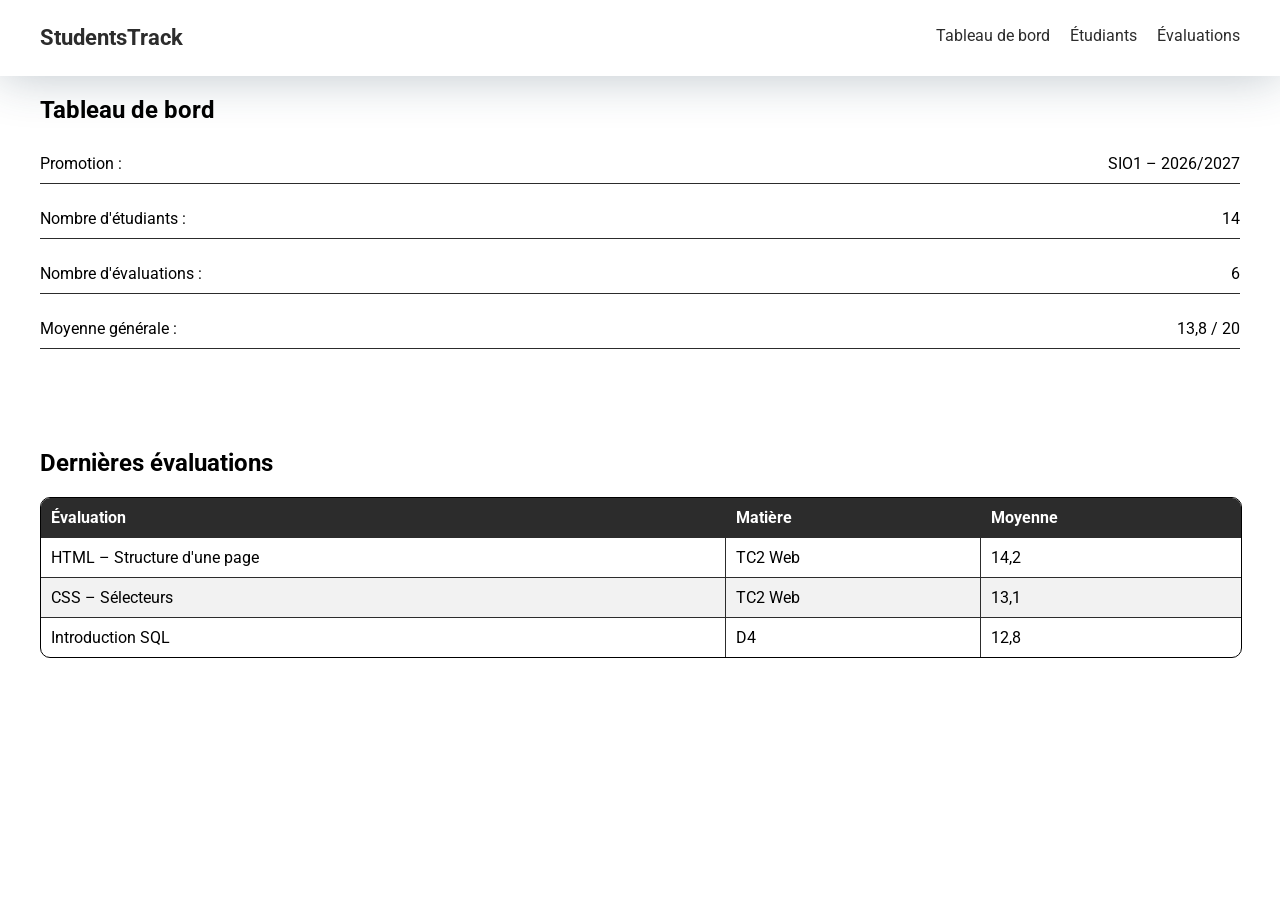
<file: pages/index.html>
<!DOCTYPE html>
<html lang="en">
<head>
	<meta charset="UTF-8">
	<meta name="viewport" content="width=device-width, initial-scale=1.0">
	<title>main page</title>
	<link rel="preconnect" href="https://fonts.googleapis.com">
	<link rel="preconnect" href="https://fonts.gstatic.com" crossorigin>
	<link href="https://fonts.googleapis.com/css2?family=Roboto:ital,wght@0,100..900;1,100..900&display=swap" rel="stylesheet">
	<link rel="stylesheet" href="../css/style.css">
</head>
<body>
	<header class="header">
		<div class="container">
			<div class="header__content">
				<a href="./index.html" class="logo">StudentsTrack</a>


				<nav class="header__nav">
					<a href="./index.html" class="header-link">Tableau de bord</a>
					<a href="./students.html" class="header-link">Étudiants</a>
					<a href="./assessments.html" class="header-link">Évaluations</a>
				</nav>
			</div>
		</div>
	</header>

	<main>
		<section class="mainInfo">
			<div class="container">
				<h1 class="titleOfPage">Tableau de bord</h1>
				<ul class="mainInfo__list">
					<li class="mainInfo__list__item">
						<span class="mainInfo__text">Promotion :</span>
						<span class="mainInfo__text">SIO1 – 2026/2027</span>
					</li>
					<li class="mainInfo__list__item">
						<span class="mainInfo__text">Nombre d'étudiants :</span>
						<span class="mainInfo__text">14</span>
					</li>
					<li class="mainInfo__list__item">
						<span class="mainInfo__text">Nombre d'évaluations :</span>
						<span class="mainInfo__text">6</span>
					</li>
					<li class="mainInfo__list__item">
						<span class="mainInfo__text">Moyenne générale :</span>
						<span class="mainInfo__text">13,8 / 20</span>
					</li>
				</ul>
			</div>
		</section>

		<section class="examsTable mt-big">
			<div class="container">
				<h2 class="preTitle">Dernières évaluations</h2>

				<div class="table-container">
					<table class="table exams-table">
						<tr>
							<th>Évaluation</th>
							<th>Matière</th>
							<th>Moyenne</th>
						</tr>
					<tr>
						<td>HTML – Structure d'une page</td>
						<td>TC2 Web</td>
						<td>14,2</td>
					</tr>
					<tr>
						<td>CSS – Sélecteurs</td>
						<td>TC2 Web</td>
						<td>13,1</td>
					</tr>
					<tr>
						<td>Introduction SQL</td>
						<td>D4</td>
						<td>12,8</td>
					</tr>
				</table>
			</div>
		</section>
	</main>
	
</body>
</html>
</file>
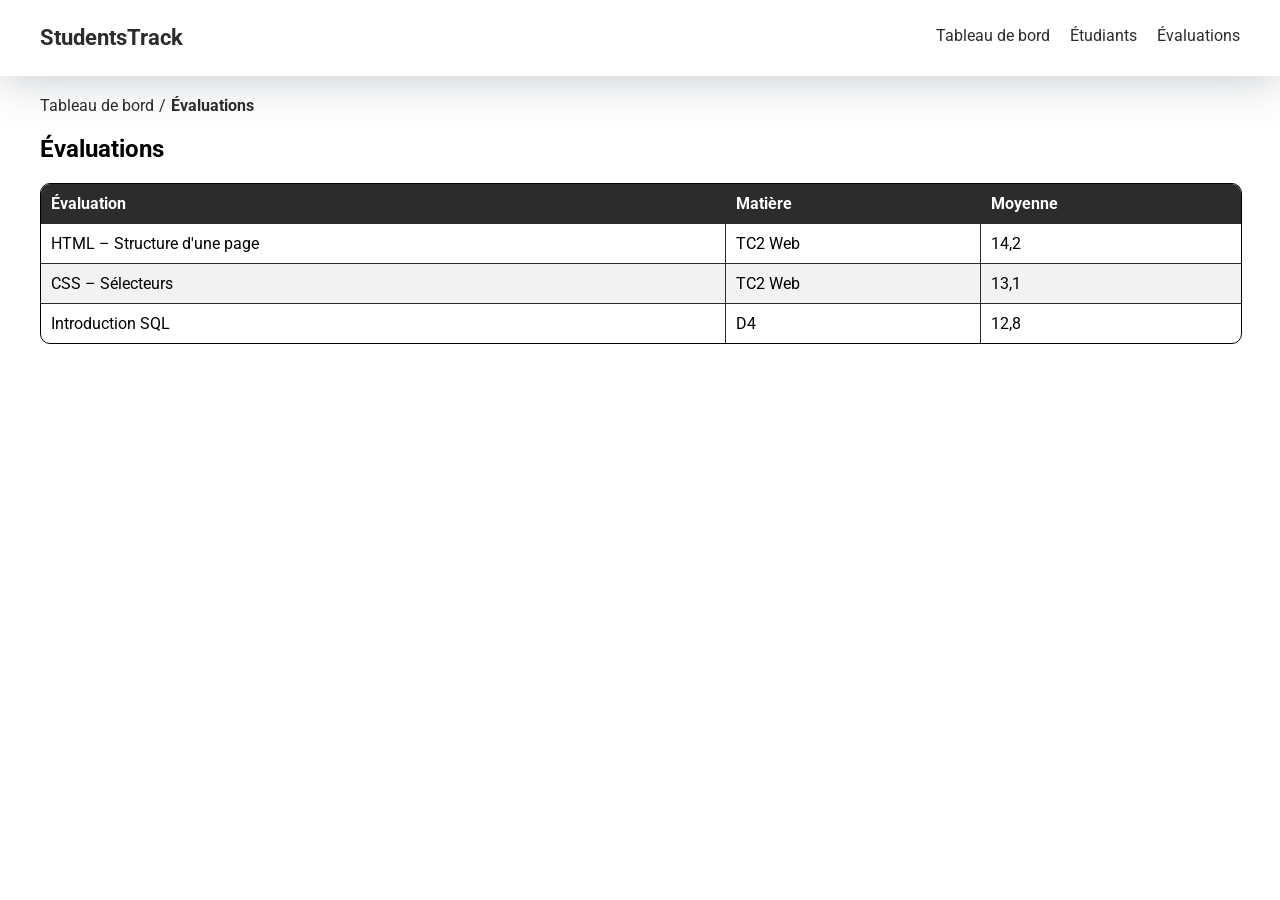
<file: pages/assessments.html>
<!DOCTYPE html>
<html lang="en">
<head>
	<meta charset="UTF-8">
	<meta name="viewport" content="width=device-width, initial-scale=1.0">
	<title>Assessments</title>
	<link rel="preconnect" href="https://fonts.googleapis.com">
	<link rel="preconnect" href="https://fonts.gstatic.com" crossorigin>
	<link href="https://fonts.googleapis.com/css2?family=Roboto:ital,wght@0,100..900;1,100..900&display=swap" rel="stylesheet">
	<link rel="stylesheet" href="../css/style.css">
</head>
<body>
	<header class="header">
		<div class="container">
			<div class="header__content">
				<a href="./index.html" class="logo">StudentsTrack</a>


				<nav class="header__nav">
					<a href="./index.html" class="header-link">Tableau de bord</a>
					<a href="./students.html" class="header-link">Étudiants</a>
					<a href="./assessments.html" class="header-link">Évaluations</a>
				</nav>
			</div>
		</div>
	</header>

	<main>
		<section class="examsTable">
			<div class="container">
				<nav class="breadcrumbs">
					<a href="./index.html" class="breadcrumbs__link">Tableau de bord</a>
					<span class="breadcrumbs__separator">/</span>
					<span class="breadcrumbs__current">Évaluations</span>
				</nav>

				<h1 class="titleOfPage">Évaluations</h1>

				<div class="table-container">
					<table class="table exams-table">
						<tr>
							<th>Évaluation</th>
							<th>Matière</th>
							<th>Moyenne</th>
						</tr>
						<tr>
							<td>HTML – Structure d'une page</td>
							<td>TC2 Web</td>
							<td>14,2</td>
						</tr>
						<tr>
							<td>CSS – Sélecteurs</td>
							<td>TC2 Web</td>
							<td>13,1</td>
						</tr>
						<tr>
							<td>Introduction SQL</td>
							<td>D4</td>
							<td>12,8</td>
						</tr>
					</table>
				</dвшм>
				

			</div>
		</section>
	</main>

	
</body>
</html>
</file>
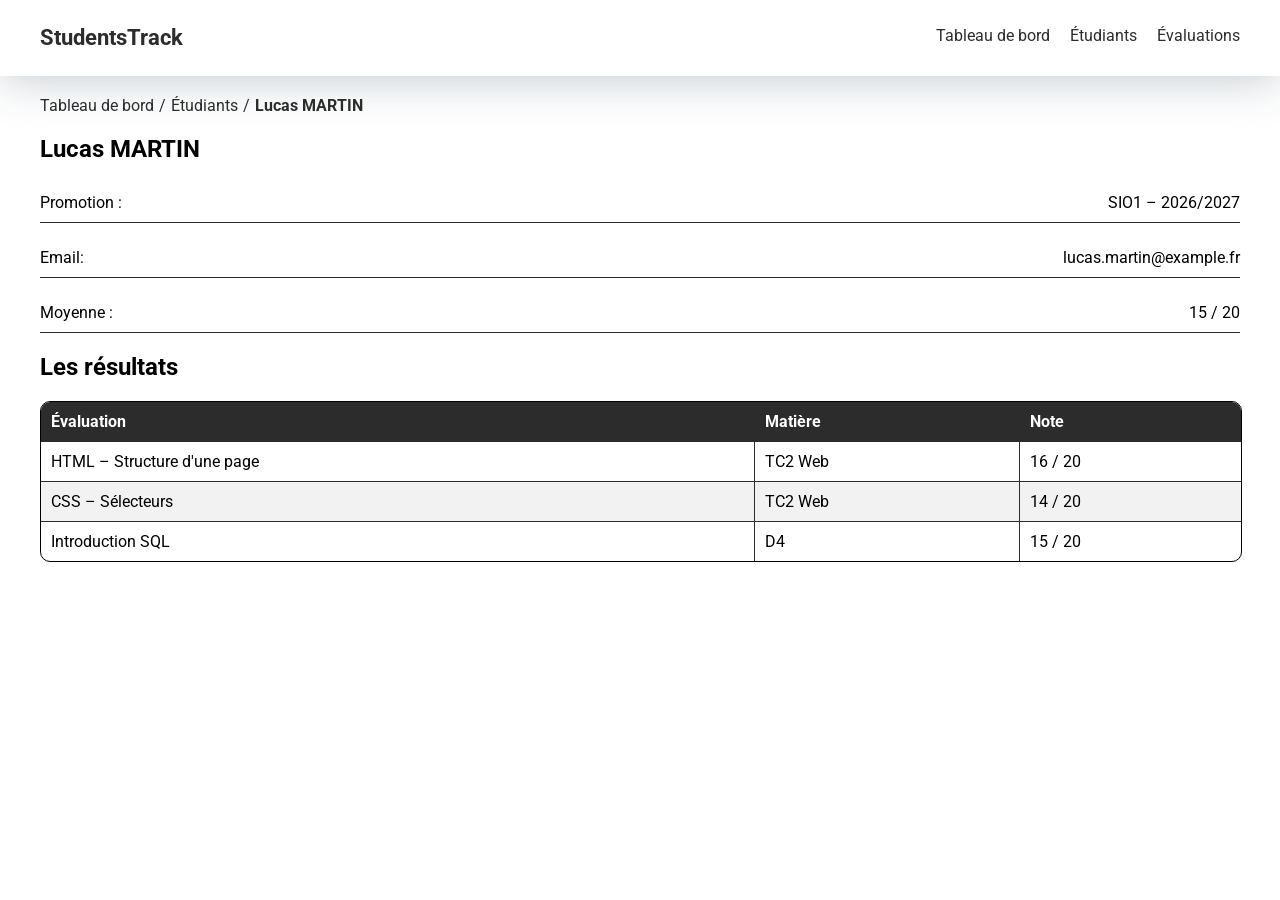
<file: pages/student.html>
<!DOCTYPE html>
<html lang="en">
<head>
	<meta charset="UTF-8">
	<meta name="viewport" content="width=device-width, initial-scale=1.0">
	<title>Student</title>
	<link rel="preconnect" href="https://fonts.googleapis.com">
	<link rel="preconnect" href="https://fonts.gstatic.com" crossorigin>
	<link href="https://fonts.googleapis.com/css2?family=Roboto:ital,wght@0,100..900;1,100..900&display=swap" rel="stylesheet">
	<link rel="stylesheet" href="../css/style.css">
</head>
<body>
	<header class="header">
		<div class="container">
			<div class="header__content">
				<a href="./index.html" class="logo">StudentsTrack</a>


				<nav class="header__nav">
					<a href="./index.html" class="header-link">Tableau de bord</a>
					<a href="./students.html" class="header-link">Étudiants</a>
					<a href="./assessments.html" class="header-link">Évaluations</a>
				</nav>
			</div>
		</div>
	</header>

	<main>
		<section class="students">
			<div class="container">
				<nav class="breadcrumbs">
					<a href="./index.html" class="breadcrumbs__link">Tableau de bord</a>
					<span class="breadcrumbs__separator">/</span>
					<a href="./students.html" class="breadcrumbs__link">Étudiants</a>
					<span class="breadcrumbs__separator">/</span>
					<span class="breadcrumbs__current">Lucas MARTIN</span>
				</nav>
				<h1 class="titleOfPage">Lucas MARTIN</h1>


				<ul class="mainInfo__list">
					<li class="mainInfo__list__item">
						<span class="mainInfo__text">Promotion :</span>
						<span class="mainInfo__text">SIO1 – 2026/2027</span>
					</li>
					<li class="mainInfo__list__item">
						<span class="mainInfo__text">Email: </span>
						<span class="mainInfo__text">lucas.martin@example.fr</span>
					</li>
					<li class="mainInfo__list__item">
						<span class="mainInfo__text">Moyenne :</span>
						<span class="mainInfo__text">15 / 20</span>
					</li>
				</ul>
			</div>
		</section>

		<section class="examsTable">
			<div class="container">
				<h2 class="preTitle">Les résultats</h2>

				<div class="table-container">
					<table class="table exams-table">
						<tr>
							<th>Évaluation</th>
							<th>Matière</th>
							<th>Note</th>
						</tr>
						<tr>
							<td>HTML – Structure d'une page</td>
							<td>TC2 Web</td>
							<td>16 / 20</td>
						</tr>
						<tr>
							<td>CSS – Sélecteurs</td>
							<td>TC2 Web</td>
							<td>14 / 20</td>
						</tr>
						<tr>
							<td>Introduction SQL</td>
							<td>D4</td>
							<td>15 / 20</td>
						</tr>
					</table>
				</div>

			</div>
		</section>
	</main>
	
</body>
</html>
</file>
<file: css/style.css>
body{
	margin: 0;
	padding: 0;
	font-family: "Roboto", sans-serif;
}

.container {
	max-width: 1200px;
	margin: 0 auto;
	padding: 0 15px;
}

.header{
	padding: 25px 0;
	box-shadow: 0px 0px 50px 0px rgba(34, 60, 80, 0.3);
}

.header__content{
	display: flex;
	justify-content: space-between;
	align-items: center;
}

.logo{
	text-decoration: none;
	color: #2c2c2c;
	font-weight: bold;
	font-size: 22px;
	transition: .2s;
	border-bottom: 1px solid transparent;
}

.logo:hover{
	color: #0026ff;
	border-bottom: 1px solid #0026ff;
}

.header__nav{
	display: flex;
	gap: 20px;
}

.header-link{
	color: #2c2c2c;
	text-decoration: none;
	transition: .2s;
	padding: 0 0 5px;
	border-bottom: 1px solid transparent;
}

.header-link:hover{
	color: #0026ff;
	border-bottom: 1px solid #0026ff;

}

.mainInfo__list{
	list-style: none;
	margin: 0;
	padding: 0;
	display: flex;
	flex-direction: column;
	gap: 15px;
}

.mainInfo__list__item{
	display: flex;
	justify-content: space-between;
	align-items: center;
	border-bottom: 1px solid #2c2c2c;
	padding: 10px 0;
}

.mt-big{
	margin-top: 100px;
}

.table-container {
    width: 100%;
    max-width: 100%;
    overflow-x: auto;
    border-radius: 10px;
    border: 1px solid #000;

}

.table {
    border-collapse: separate;
    border-spacing: 0;
    box-shadow: 5px 5px 29px 5px rgba(0, 0, 0, 0.16);
    min-width: 500px;
	width: 100%;
}

td, th {
  border-right: 1px solid #2c2c2c;
  border-bottom: 1px solid #2c2c2c;
  padding: 10px;
  text-align: left;
}

tr:first-child {
	background-color: #2c2c2c;
}

tr:nth-child(odd){
	background-color: #f2f2f2;
}

td:last-child,
th:last-child {
  border-right: none;
}

tr:last-child td {
  border-bottom: none;
}

tr:first-child{
	background-color: #2c2c2c;
	color: #fff;
}


td a{
	text-decoration: none;
	color: #000;
	transition: .2s;
}

td a:hover{
	color: #0026ff;
}

.search-form{
	width: 100%;
	display: flex;
	align-items: center;
	
}

.search__input{
	padding: 8px 20px;
	border: none;
	border-radius: 20px 0 0 20px;
	box-shadow: 0px 0px 50px 0px rgba(34, 60, 80, 0.3);
}

.btn{
	padding: 8px 20px;
	border: none;
	cursor: pointer;
	background: #2c2c2c;
	color: #fff;
	box-shadow: 0px 0px 50px 0px rgba(34, 60, 80, 0.3);
	transition: .4s;
}

.btn:hover{
	background: #fff;
	color: #2c2c2c;
}


.search-btn{
	border-radius: 0 20px 20px 0;
}

.students .search-form {
	margin: 20px 0;
	justify-content: end;
}

.breadcrumbs{
	display: flex;
	align-items: center;
	gap: 5px;
	margin-bottom: 20px;
	margin-top: 20px;
}

.breadcrumbs__link{
	text-decoration: none;
	color: #2c2c2c;
	transition: .2s;
}

.breadcrumbs__link:hover{
	color: #0026ff;
}

.breadcrumbs__separator{
	color: #2c2c2c;
}

.breadcrumbs__current{
	color: #2c2c2c;
	font-weight: bold;
}

main {
	margin: 0 0 50px;
}
@media screen and (max-width: 768px) {
	.header__content{
		flex-direction: column;
		gap: 20px;
	}
}
</file>
